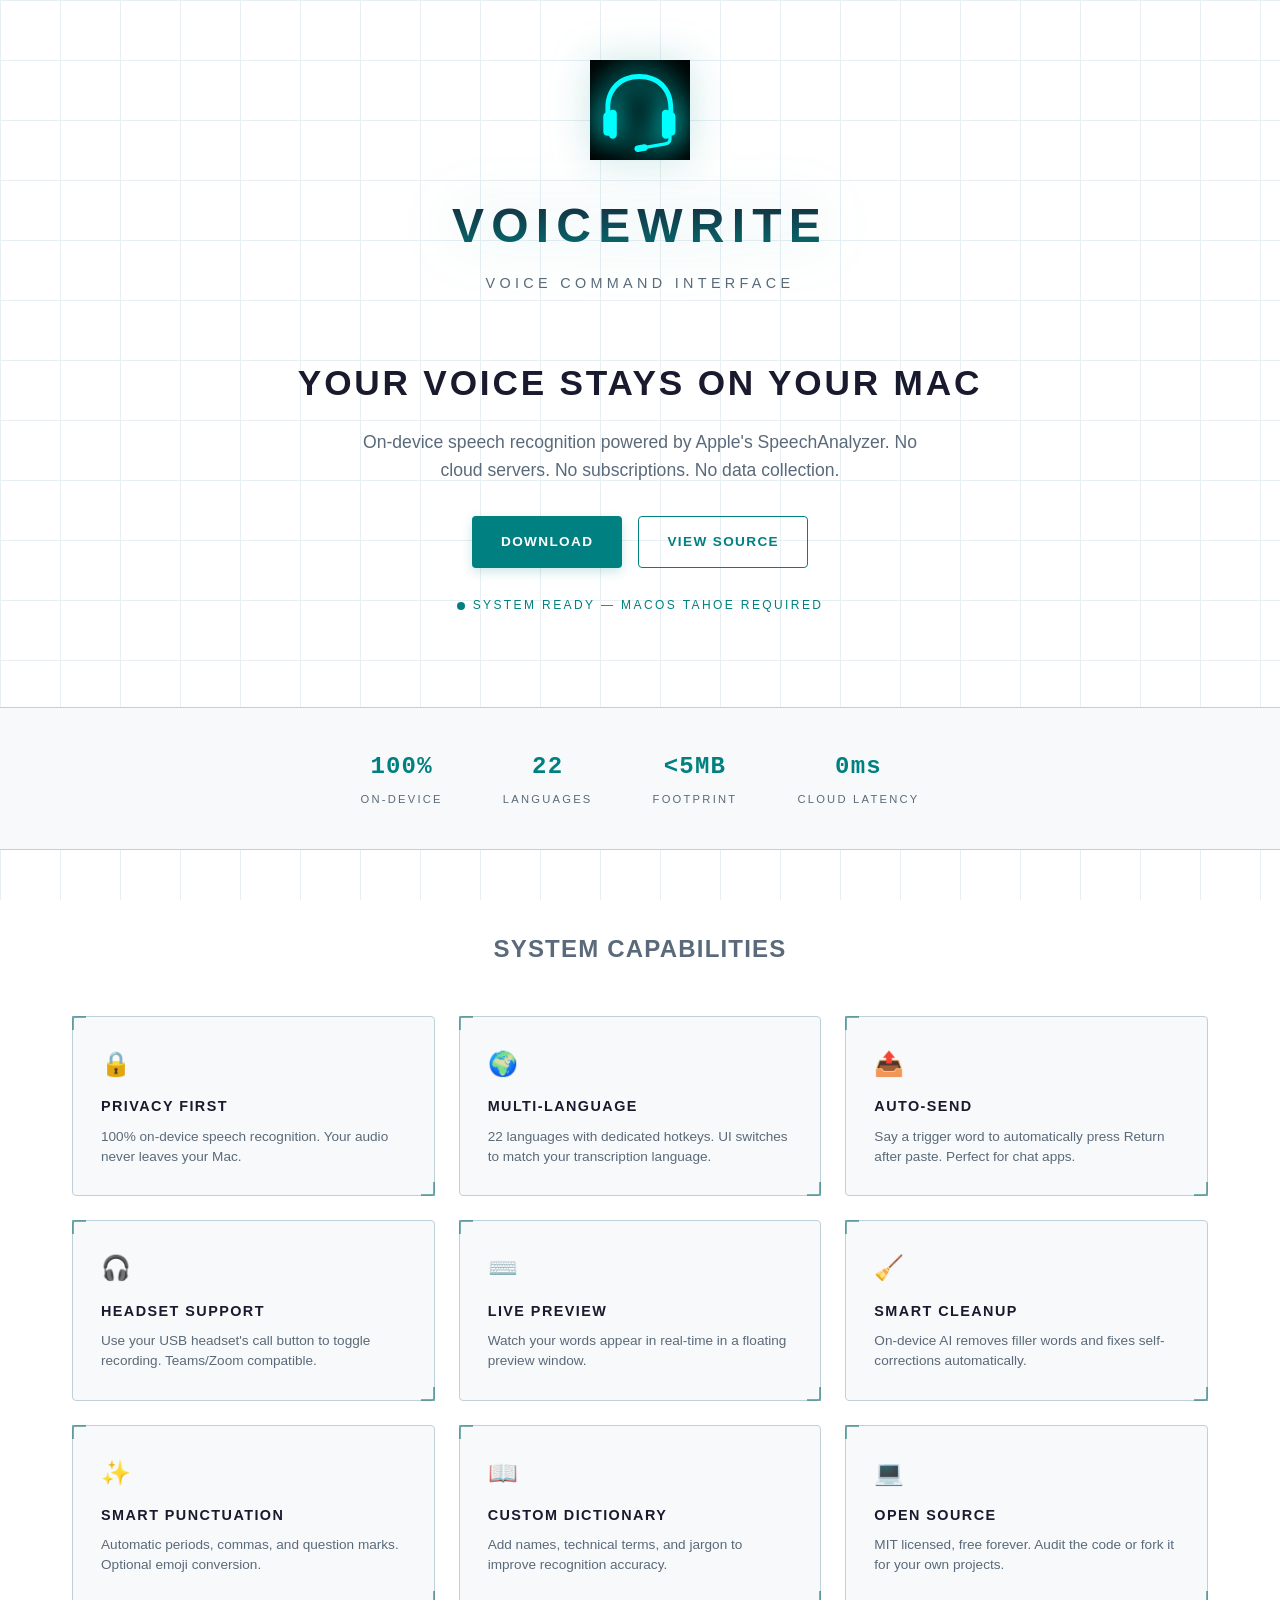
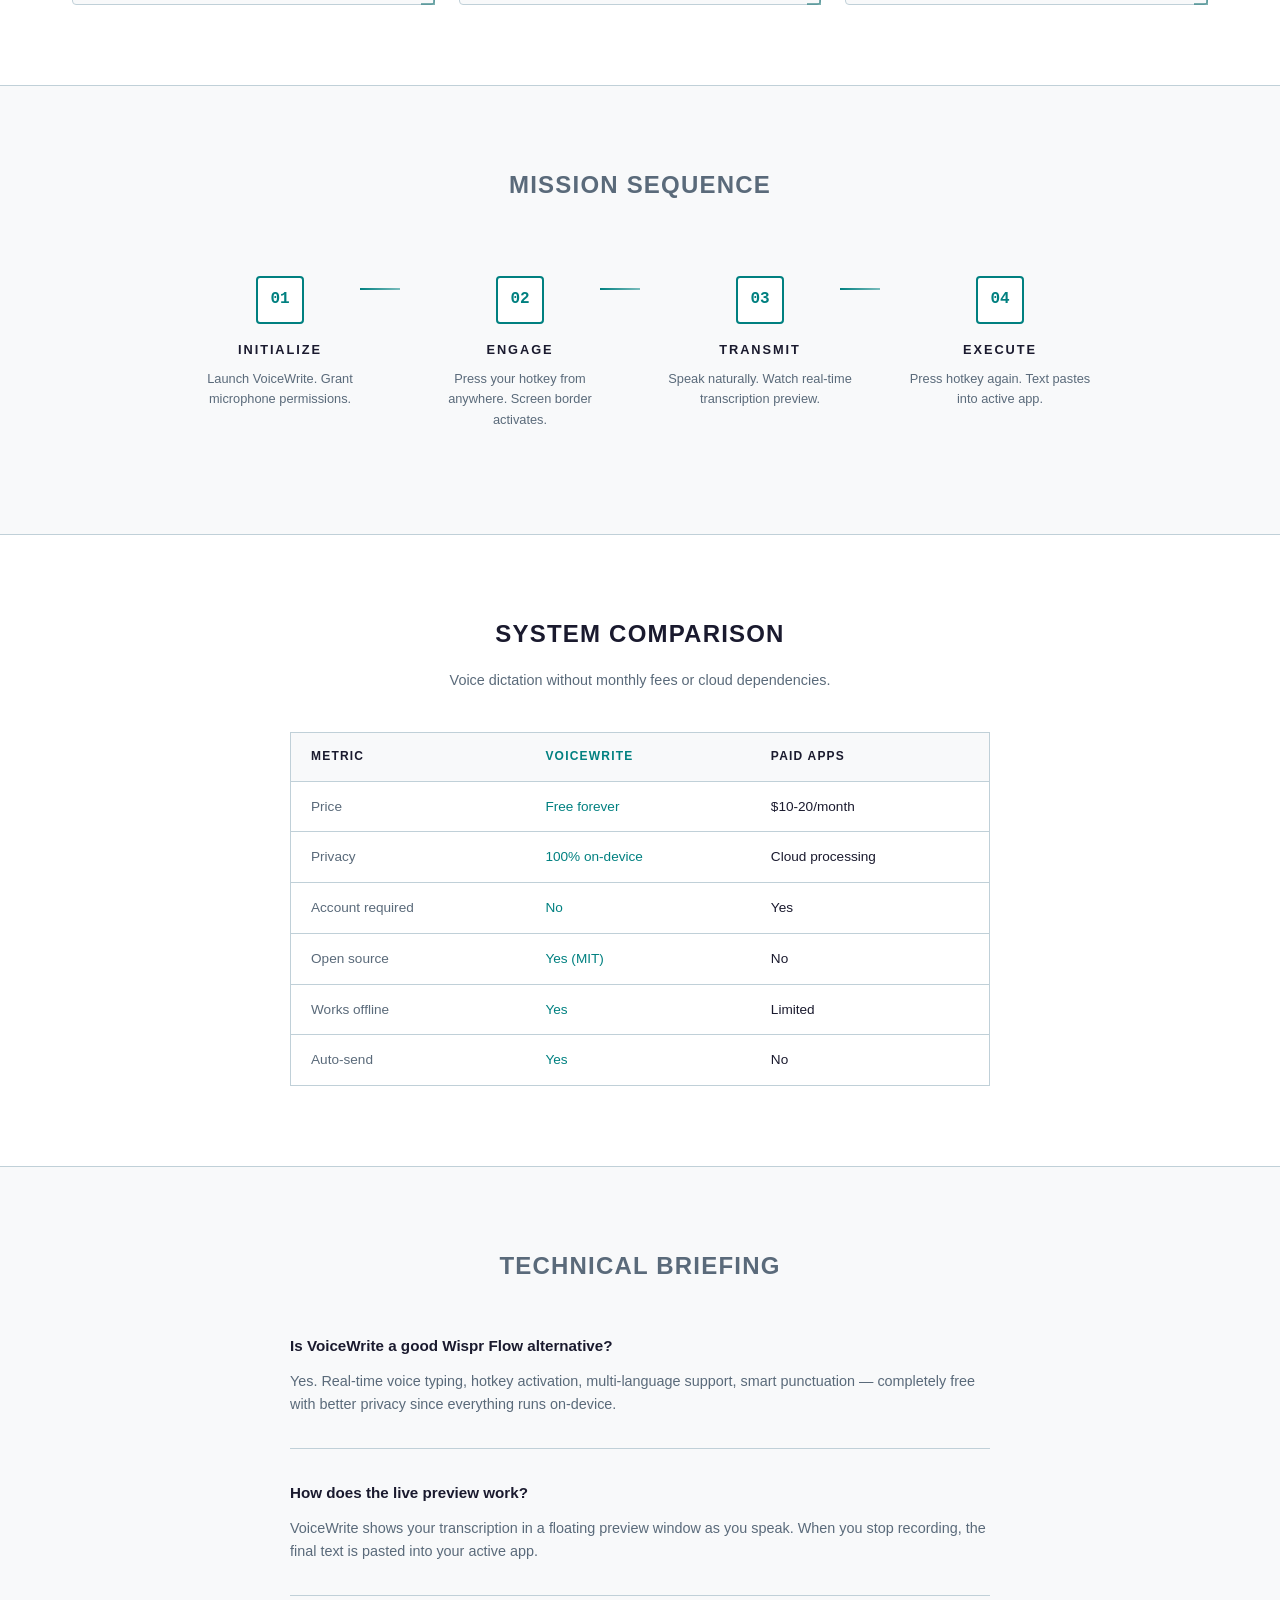
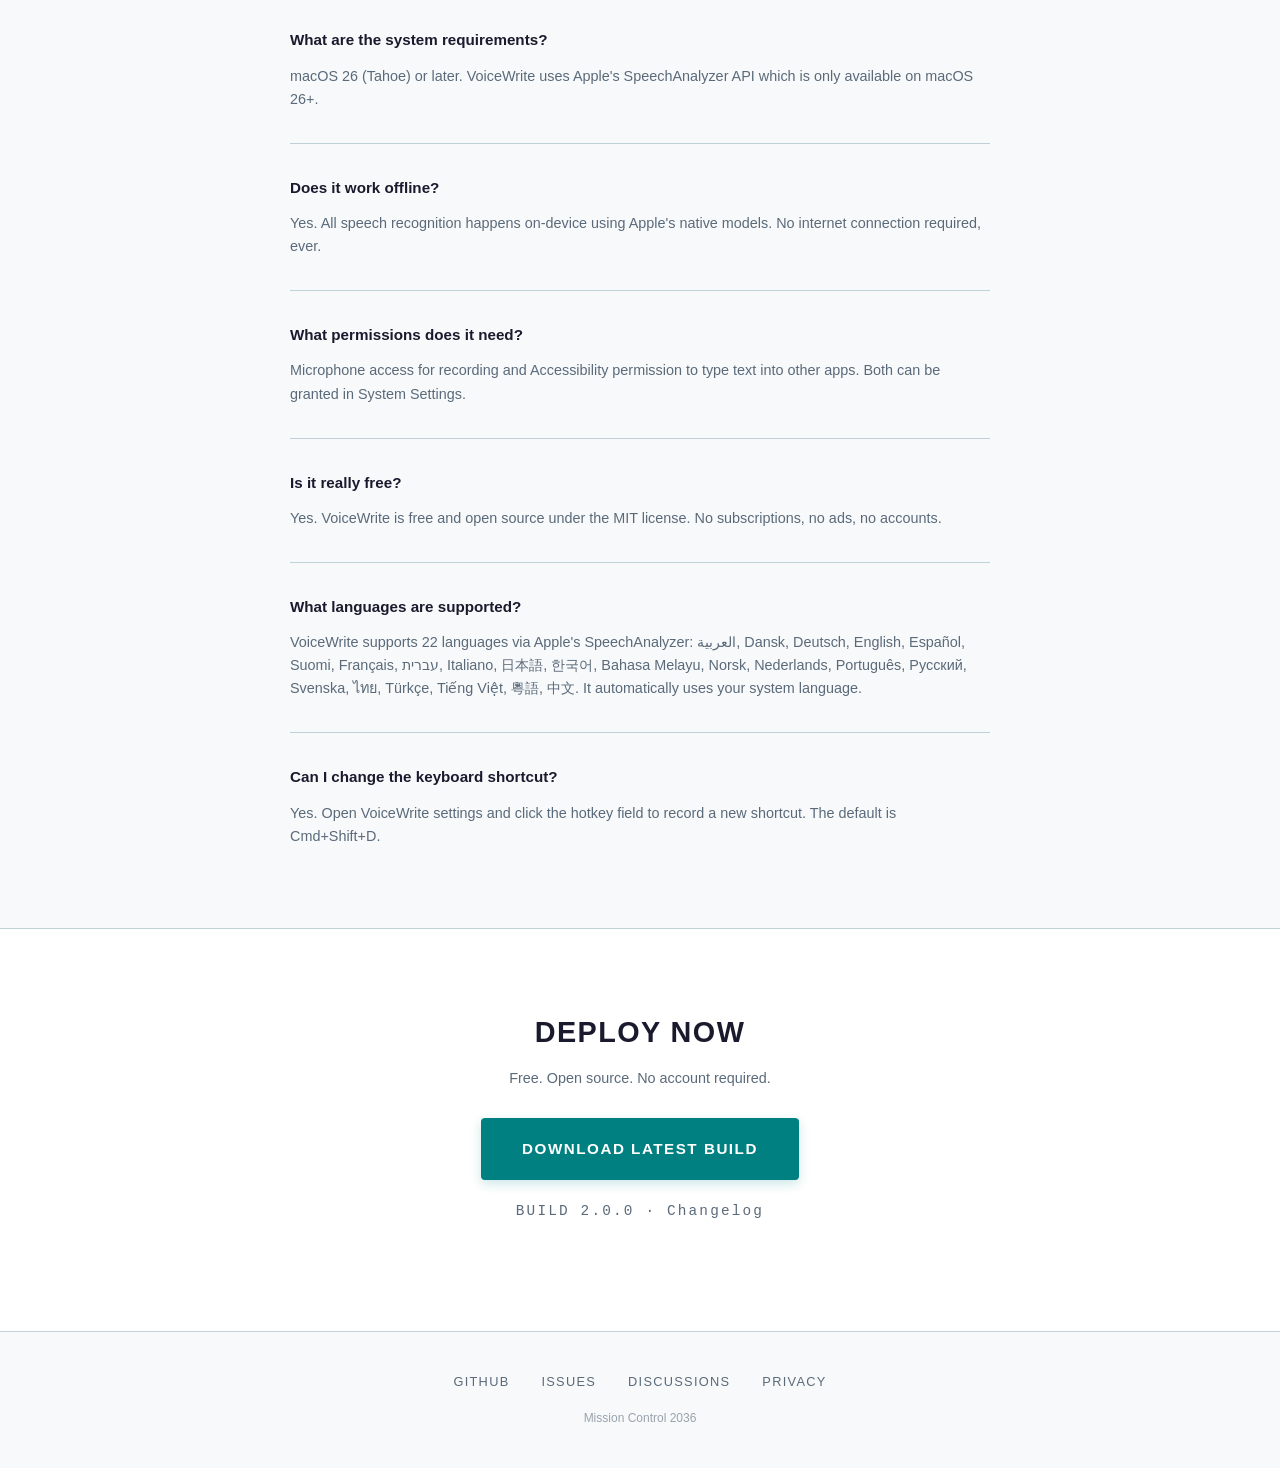
<file: docs/index.html>
<!DOCTYPE html>
<html lang="en">
<head>
    <meta charset="UTF-8">
    <meta name="viewport" content="width=device-width, initial-scale=1.0">
    <title>VoiceWrite - Voice Command Interface for macOS</title>
    <meta name="description" content="Free voice dictation app for Mac with 100% on-device processing. No subscription, no cloud. The best open-source Wispr Flow alternative.">
    <meta name="keywords" content="voice to text mac, speech to text macos, mac dictation app, voice typing mac, wispr flow alternative, free voice dictation mac, offline voice to text mac, private dictation app">

    <!-- Open Graph -->
    <meta property="og:title" content="VoiceWrite - Voice Command Interface for macOS">
    <meta property="og:description" content="Free, open-source voice dictation for Mac. 100% on-device, no subscription.">
    <meta property="og:type" content="website">
    <meta property="og:url" content="https://leftouterjoins.github.io/voicewrite/">
    <meta property="og:image" content="https://leftouterjoins.github.io/voicewrite/assets/icon.png">

    <!-- Structured Data -->
    <script type="application/ld+json">
    {
        "@context": "https://schema.org",
        "@type": "SoftwareApplication",
        "name": "VoiceWrite",
        "applicationCategory": "UtilitiesApplication",
        "operatingSystem": "macOS 26.0+",
        "offers": {
            "@type": "Offer",
            "price": "0",
            "priceCurrency": "USD"
        },
        "description": "Free, open-source voice-to-text app for Mac with 100% on-device processing.",
        "downloadUrl": "https://github.com/leftouterjoins/voicewrite/releases/latest",
        "softwareVersion": "2.0.0"
    }
    </script>

    <link rel="stylesheet" href="assets/style.css">
    <link rel="icon" type="image/svg+xml" href="assets/icon.svg">
</head>
<body>
    <header>
        <div class="container">
            <img src="assets/icon.svg" alt="VoiceWrite" class="logo">
            <h1>VoiceWrite</h1>
            <p class="tagline">Voice Command Interface</p>
        </div>
    </header>

    <main>
        <section class="hero">
            <div class="container">
                <h2>Your Voice Stays On Your Mac</h2>
                <p>On-device speech recognition powered by Apple's SpeechAnalyzer. No cloud servers. No subscriptions. No data collection.</p>
                <div class="cta">
                    <a href="https://github.com/leftouterjoins/voicewrite/releases/latest" class="btn primary">Download</a>
                    <a href="https://github.com/leftouterjoins/voicewrite" class="btn secondary">View Source</a>
                </div>
                <p class="status">System Ready — macOS Tahoe Required</p>
            </div>
        </section>

        <section class="stats">
            <div class="container">
                <div class="stat">
                    <div class="stat-value">100%</div>
                    <div class="stat-label">On-Device</div>
                </div>
                <div class="stat">
                    <div class="stat-value">22</div>
                    <div class="stat-label">Languages</div>
                </div>
                <div class="stat">
                    <div class="stat-value">&lt;5MB</div>
                    <div class="stat-label">Footprint</div>
                </div>
                <div class="stat">
                    <div class="stat-value">0ms</div>
                    <div class="stat-label">Cloud Latency</div>
                </div>
            </div>
        </section>

        <section class="features">
            <div class="container">
                <h2>System Capabilities</h2>
                <div class="feature-grid">
                    <div class="feature">
                        <div class="feature-icon">🔒</div>
                        <h3>Privacy First</h3>
                        <p>100% on-device speech recognition. Your audio never leaves your Mac.</p>
                    </div>
                    <div class="feature">
                        <div class="feature-icon">🌍</div>
                        <h3>Multi-Language</h3>
                        <p>22 languages with dedicated hotkeys. UI switches to match your transcription language.</p>
                    </div>
                    <div class="feature">
                        <div class="feature-icon">📤</div>
                        <h3>Auto-Send</h3>
                        <p>Say a trigger word to automatically press Return after paste. Perfect for chat apps.</p>
                    </div>
                    <div class="feature">
                        <div class="feature-icon">🎧</div>
                        <h3>Headset Support</h3>
                        <p>Use your USB headset's call button to toggle recording. Teams/Zoom compatible.</p>
                    </div>
                    <div class="feature">
                        <div class="feature-icon">⌨️</div>
                        <h3>Live Preview</h3>
                        <p>Watch your words appear in real-time in a floating preview window.</p>
                    </div>
                    <div class="feature">
                        <div class="feature-icon">🧹</div>
                        <h3>Smart Cleanup</h3>
                        <p>On-device AI removes filler words and fixes self-corrections automatically.</p>
                    </div>
                    <div class="feature">
                        <div class="feature-icon">✨</div>
                        <h3>Smart Punctuation</h3>
                        <p>Automatic periods, commas, and question marks. Optional emoji conversion.</p>
                    </div>
                    <div class="feature">
                        <div class="feature-icon">📖</div>
                        <h3>Custom Dictionary</h3>
                        <p>Add names, technical terms, and jargon to improve recognition accuracy.</p>
                    </div>
                    <div class="feature">
                        <div class="feature-icon">💻</div>
                        <h3>Open Source</h3>
                        <p>MIT licensed, free forever. Audit the code or fork it for your own projects.</p>
                    </div>
                </div>
            </div>
        </section>

        <section class="how-it-works">
            <div class="container">
                <h2>Mission Sequence</h2>
                <div class="phases">
                    <div class="phase">
                        <div class="phase-number">01</div>
                        <h3>Initialize</h3>
                        <p>Launch VoiceWrite. Grant microphone permissions.</p>
                    </div>
                    <div class="phase">
                        <div class="phase-number">02</div>
                        <h3>Engage</h3>
                        <p>Press your hotkey from anywhere. Screen border activates.</p>
                    </div>
                    <div class="phase">
                        <div class="phase-number">03</div>
                        <h3>Transmit</h3>
                        <p>Speak naturally. Watch real-time transcription preview.</p>
                    </div>
                    <div class="phase">
                        <div class="phase-number">04</div>
                        <h3>Execute</h3>
                        <p>Press hotkey again. Text pastes into active app.</p>
                    </div>
                </div>
            </div>
        </section>

        <section class="comparison">
            <div class="container">
                <h2>System Comparison</h2>
                <p class="section-intro">Voice dictation without monthly fees or cloud dependencies.</p>
                <div class="comparison-table">
                    <table>
                        <thead>
                            <tr>
                                <th>Metric</th>
                                <th>VoiceWrite</th>
                                <th>Paid Apps</th>
                            </tr>
                        </thead>
                        <tbody>
                            <tr>
                                <td>Price</td>
                                <td><strong>Free forever</strong></td>
                                <td>$10-20/month</td>
                            </tr>
                            <tr>
                                <td>Privacy</td>
                                <td><strong>100% on-device</strong></td>
                                <td>Cloud processing</td>
                            </tr>
                            <tr>
                                <td>Account required</td>
                                <td><strong>No</strong></td>
                                <td>Yes</td>
                            </tr>
                            <tr>
                                <td>Open source</td>
                                <td><strong>Yes (MIT)</strong></td>
                                <td>No</td>
                            </tr>
                            <tr>
                                <td>Works offline</td>
                                <td><strong>Yes</strong></td>
                                <td>Limited</td>
                            </tr>
                            <tr>
                                <td>Auto-send</td>
                                <td><strong>Yes</strong></td>
                                <td>No</td>
                            </tr>
                        </tbody>
                    </table>
                </div>
            </div>
        </section>

        <section class="faq">
            <div class="container">
                <h2>Technical Briefing</h2>
                <div class="faq-list">
                    <div class="faq-item">
                        <h3>Is VoiceWrite a good Wispr Flow alternative?</h3>
                        <p>Yes. Real-time voice typing, hotkey activation, multi-language support, smart punctuation — completely free with better privacy since everything runs on-device.</p>
                    </div>
                    <div class="faq-item">
                        <h3>How does the live preview work?</h3>
                        <p>VoiceWrite shows your transcription in a floating preview window as you speak. When you stop recording, the final text is pasted into your active app.</p>
                    </div>
                    <div class="faq-item">
                        <h3>What are the system requirements?</h3>
                        <p>macOS 26 (Tahoe) or later. VoiceWrite uses Apple's SpeechAnalyzer API which is only available on macOS 26+.</p>
                    </div>
                    <div class="faq-item">
                        <h3>Does it work offline?</h3>
                        <p>Yes. All speech recognition happens on-device using Apple's native models. No internet connection required, ever.</p>
                    </div>
                    <div class="faq-item">
                        <h3>What permissions does it need?</h3>
                        <p>Microphone access for recording and Accessibility permission to type text into other apps. Both can be granted in System Settings.</p>
                    </div>
                    <div class="faq-item">
                        <h3>Is it really free?</h3>
                        <p>Yes. VoiceWrite is free and open source under the MIT license. No subscriptions, no ads, no accounts.</p>
                    </div>
                    <div class="faq-item">
                        <h3>What languages are supported?</h3>
                        <p>VoiceWrite supports 22 languages via Apple's SpeechAnalyzer: العربية, Dansk, Deutsch, English, Español, Suomi, Français, עברית, Italiano, 日本語, 한국어, Bahasa Melayu, Norsk, Nederlands, Português, Русский, Svenska, ไทย, Türkçe, Tiếng Việt, 粵語, 中文. It automatically uses your system language.</p>
                    </div>
                    <div class="faq-item">
                        <h3>Can I change the keyboard shortcut?</h3>
                        <p>Yes. Open VoiceWrite settings and click the hotkey field to record a new shortcut. The default is Cmd+Shift+D.</p>
                    </div>
                </div>
            </div>
        </section>

        <section class="download" id="download">
            <div class="container">
                <h2>Deploy Now</h2>
                <p>Free. Open source. No account required.</p>
                <a href="https://github.com/leftouterjoins/voicewrite/releases/latest" class="btn primary large">Download Latest Build</a>
                <p class="version">BUILD 2.0.0 · <a href="https://github.com/leftouterjoins/voicewrite/blob/master/CHANGELOG.md">Changelog</a></p>
            </div>
        </section>
    </main>

    <footer>
        <div class="container">
            <div class="footer-links">
                <a href="https://github.com/leftouterjoins/voicewrite">GitHub</a>
                <a href="https://github.com/leftouterjoins/voicewrite/issues">Issues</a>
                <a href="https://github.com/leftouterjoins/voicewrite/discussions">Discussions</a>
                <a href="privacy.html">Privacy</a>
            </div>
            <p class="copyright">Mission Control 2036</p>
        </div>
    </footer>
</body>
</html>
</file>
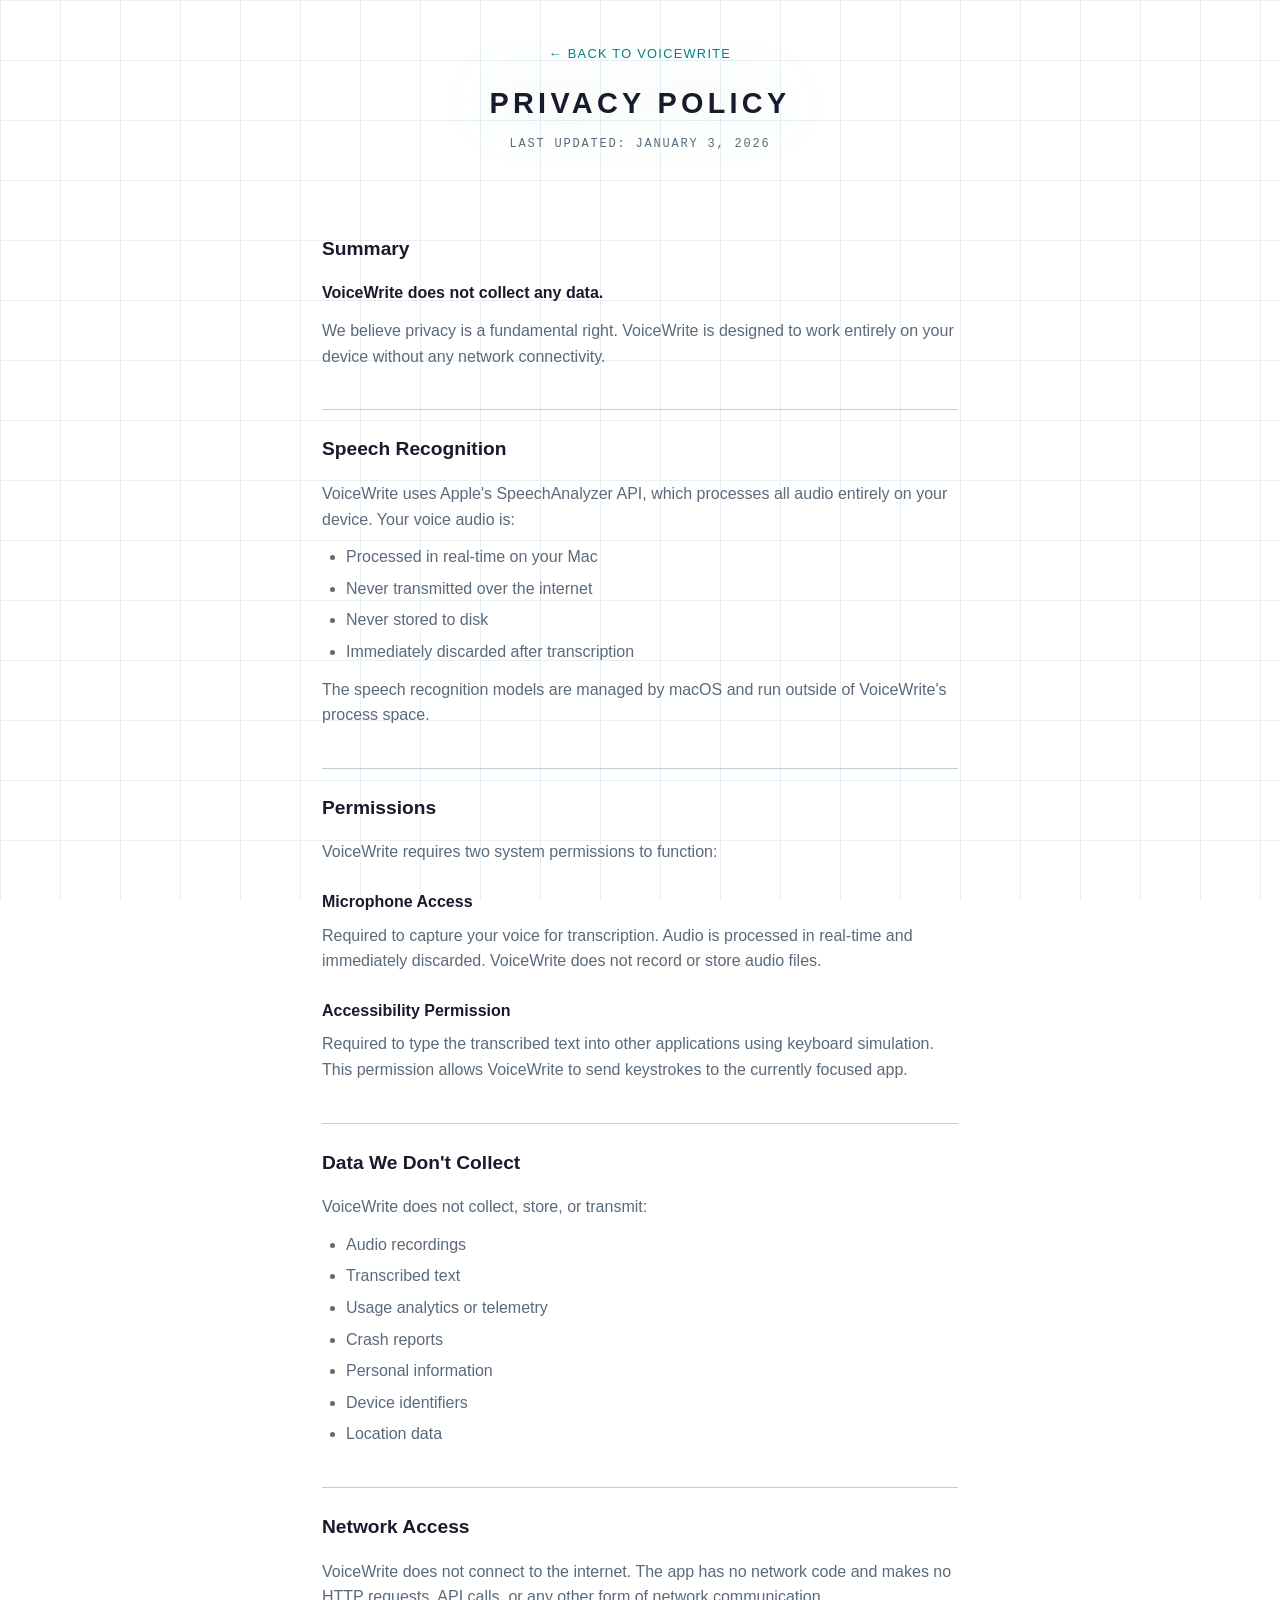
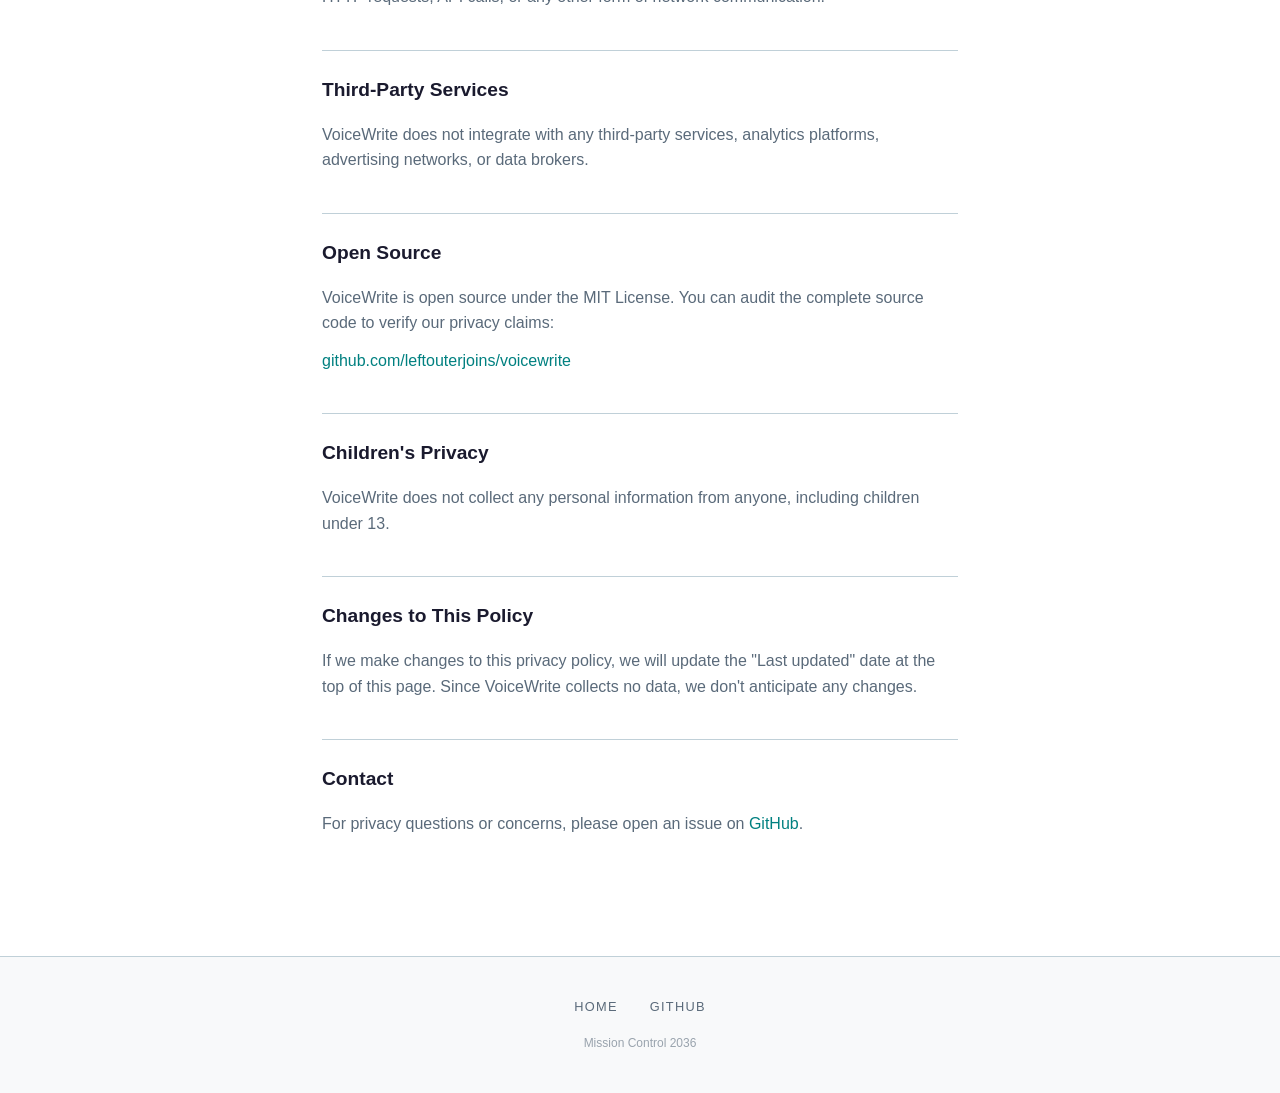
<file: docs/privacy.html>
<!DOCTYPE html>
<html lang="en">
<head>
    <meta charset="UTF-8">
    <meta name="viewport" content="width=device-width, initial-scale=1.0">
    <title>Privacy Policy - VoiceWrite</title>
    <meta name="description" content="VoiceWrite privacy policy. We don't collect any data.">
    <link rel="stylesheet" href="assets/style.css">
    <link rel="icon" type="image/svg+xml" href="assets/icon.svg">
</head>
<body>
    <header class="compact">
        <div class="container">
            <a href="index.html" class="back-link">&larr; Back to VoiceWrite</a>
            <h1>Privacy Policy</h1>
            <p class="date">Last updated: January 3, 2026</p>
        </div>
    </header>

    <main class="prose">
        <div class="container">
            <section>
                <h2>Summary</h2>
                <p><strong>VoiceWrite does not collect any data.</strong></p>
                <p>We believe privacy is a fundamental right. VoiceWrite is designed to work entirely on your device without any network connectivity.</p>
            </section>

            <section>
                <h2>Speech Recognition</h2>
                <p>VoiceWrite uses Apple's SpeechAnalyzer API, which processes all audio entirely on your device. Your voice audio is:</p>
                <ul>
                    <li>Processed in real-time on your Mac</li>
                    <li>Never transmitted over the internet</li>
                    <li>Never stored to disk</li>
                    <li>Immediately discarded after transcription</li>
                </ul>
                <p>The speech recognition models are managed by macOS and run outside of VoiceWrite's process space.</p>
            </section>

            <section>
                <h2>Permissions</h2>
                <p>VoiceWrite requires two system permissions to function:</p>

                <h3>Microphone Access</h3>
                <p>Required to capture your voice for transcription. Audio is processed in real-time and immediately discarded. VoiceWrite does not record or store audio files.</p>

                <h3>Accessibility Permission</h3>
                <p>Required to type the transcribed text into other applications using keyboard simulation. This permission allows VoiceWrite to send keystrokes to the currently focused app.</p>
            </section>

            <section>
                <h2>Data We Don't Collect</h2>
                <p>VoiceWrite does not collect, store, or transmit:</p>
                <ul>
                    <li>Audio recordings</li>
                    <li>Transcribed text</li>
                    <li>Usage analytics or telemetry</li>
                    <li>Crash reports</li>
                    <li>Personal information</li>
                    <li>Device identifiers</li>
                    <li>Location data</li>
                </ul>
            </section>

            <section>
                <h2>Network Access</h2>
                <p>VoiceWrite does not connect to the internet. The app has no network code and makes no HTTP requests, API calls, or any other form of network communication.</p>
            </section>

            <section>
                <h2>Third-Party Services</h2>
                <p>VoiceWrite does not integrate with any third-party services, analytics platforms, advertising networks, or data brokers.</p>
            </section>

            <section>
                <h2>Open Source</h2>
                <p>VoiceWrite is open source under the MIT License. You can audit the complete source code to verify our privacy claims:</p>
                <p><a href="https://github.com/leftouterjoins/voicewrite">github.com/leftouterjoins/voicewrite</a></p>
            </section>

            <section>
                <h2>Children's Privacy</h2>
                <p>VoiceWrite does not collect any personal information from anyone, including children under 13.</p>
            </section>

            <section>
                <h2>Changes to This Policy</h2>
                <p>If we make changes to this privacy policy, we will update the "Last updated" date at the top of this page. Since VoiceWrite collects no data, we don't anticipate any changes.</p>
            </section>

            <section>
                <h2>Contact</h2>
                <p>For privacy questions or concerns, please open an issue on <a href="https://github.com/leftouterjoins/voicewrite/issues">GitHub</a>.</p>
            </section>
        </div>
    </main>

    <footer>
        <div class="container">
            <div class="footer-links">
                <a href="index.html">Home</a>
                <a href="https://github.com/leftouterjoins/voicewrite">GitHub</a>
            </div>
            <p class="copyright">Mission Control 2036</p>
        </div>
    </footer>
</body>
</html>
</file>
<file: docs/assets/style.css>
/* VoiceWrite - NASA Mission Control 2036 */

:root {
    --black: #000000;
    --void: #050508;
    --surface: #0a0f14;
    --grid: #1a3a4a;
    --border: #1a2a3a;
    --cyan: #00ffff;
    --cyan-dim: #00aaaa;
    --cyan-glow: rgba(0, 255, 255, 0.3);
    --red: #ff3366;
    --white: #ffffff;
    --gray: #66788a;
    --max-width: 1200px;
}

* {
    margin: 0;
    padding: 0;
    box-sizing: border-box;
}

body {
    font-family: -apple-system, BlinkMacSystemFont, "SF Pro Text", "Segoe UI", Roboto, sans-serif;
    background: var(--black);
    color: var(--white);
    line-height: 1.6;
    min-height: 100vh;
}

/* Grid background */
body::before {
    content: '';
    position: fixed;
    inset: 0;
    background:
        linear-gradient(var(--grid) 1px, transparent 1px),
        linear-gradient(90deg, var(--grid) 1px, transparent 1px);
    background-size: 60px 60px;
    pointer-events: none;
    opacity: 0.6;
    z-index: -1;
}

.container {
    max-width: var(--max-width);
    margin: 0 auto;
    padding: 0 32px;
}

/* Typography */
h1, h2, h3 {
    font-weight: 600;
    letter-spacing: 0.05em;
    text-transform: uppercase;
}

/* Header */
header {
    padding: 60px 0 20px;
    text-align: center;
}

header .logo {
    width: 100px;
    height: 100px;
    margin-bottom: 20px;
    filter: drop-shadow(0 0 20px var(--cyan-glow));
}

header h1 {
    font-size: 3rem;
    font-weight: 700;
    letter-spacing: 0.15em;
    margin-bottom: 8px;
    background: linear-gradient(180deg, var(--white) 0%, var(--cyan) 100%);
    -webkit-background-clip: text;
    -webkit-text-fill-color: transparent;
    background-clip: text;
    filter: drop-shadow(0 0 30px var(--cyan-glow));
}

header .tagline {
    font-size: 0.9rem;
    color: var(--gray);
    letter-spacing: 0.3em;
    text-transform: uppercase;
}

/* Buttons */
.btn {
    display: inline-block;
    padding: 14px 28px;
    border-radius: 4px;
    text-decoration: none;
    font-weight: 600;
    font-size: 0.85rem;
    letter-spacing: 0.1em;
    text-transform: uppercase;
    transition: all 0.3s ease;
    border: 1px solid transparent;
}

.btn.primary {
    background: var(--cyan);
    color: var(--black);
    box-shadow: 0 0 20px var(--cyan-glow), inset 0 0 20px rgba(255,255,255,0.1);
}

.btn.primary:hover {
    box-shadow: 0 0 40px var(--cyan-glow), inset 0 0 20px rgba(255,255,255,0.2);
    transform: translateY(-2px);
}

.btn.secondary {
    background: transparent;
    color: var(--cyan);
    border-color: var(--cyan);
}

.btn.secondary:hover {
    background: rgba(0, 255, 255, 0.1);
    box-shadow: 0 0 20px var(--cyan-glow);
}

.btn.large {
    padding: 18px 40px;
    font-size: 0.95rem;
}

/* Hero Section */
.hero {
    padding: 40px 0 60px;
    text-align: center;
}

.hero h2 {
    font-size: 2.2rem;
    font-weight: 600;
    margin-bottom: 16px;
    letter-spacing: 0.08em;
}

.hero p {
    font-size: 1.1rem;
    color: var(--gray);
    margin-bottom: 32px;
    max-width: 600px;
    margin-left: auto;
    margin-right: auto;
}

.hero .cta {
    display: flex;
    gap: 16px;
    justify-content: center;
    flex-wrap: wrap;
    margin-bottom: 24px;
}

.hero .status {
    display: inline-flex;
    align-items: center;
    gap: 8px;
    font-size: 0.75rem;
    color: var(--cyan);
    letter-spacing: 0.2em;
    text-transform: uppercase;
}

.hero .status::before {
    content: '';
    width: 8px;
    height: 8px;
    background: var(--cyan);
    border-radius: 50%;
    animation: pulse 2s ease-in-out infinite;
}

@keyframes pulse {
    0%, 100% { opacity: 1; box-shadow: 0 0 10px var(--cyan); }
    50% { opacity: 0.5; box-shadow: 0 0 5px var(--cyan); }
}

/* Stats Bar */
.stats {
    padding: 40px 0;
    border-top: 1px solid var(--border);
    border-bottom: 1px solid var(--border);
    background: var(--void);
}

.stats .container {
    display: flex;
    justify-content: center;
    gap: 60px;
    flex-wrap: wrap;
}

.stat {
    text-align: center;
}

.stat-value {
    font-size: 1.5rem;
    font-weight: 700;
    color: var(--cyan);
    letter-spacing: 0.05em;
    font-family: "SF Mono", Monaco, monospace;
}

.stat-label {
    font-size: 0.7rem;
    color: var(--gray);
    letter-spacing: 0.2em;
    text-transform: uppercase;
    margin-top: 4px;
}

/* Features Section */
.features {
    padding: 80px 0;
}

.features h2 {
    text-align: center;
    font-size: 1.5rem;
    margin-bottom: 48px;
    color: var(--gray);
}

.feature-grid {
    display: grid;
    grid-template-columns: repeat(3, 1fr);
    gap: 24px;
}

.feature {
    padding: 28px;
    background: var(--surface);
    border: 1px solid var(--border);
    border-radius: 4px;
    position: relative;
    transition: all 0.3s ease;
}

.feature::before,
.feature::after {
    content: '';
    position: absolute;
    width: 12px;
    height: 12px;
    border-color: var(--cyan-dim);
    border-style: solid;
    opacity: 0.5;
    transition: opacity 0.3s ease;
}

.feature::before {
    top: -1px;
    left: -1px;
    border-width: 2px 0 0 2px;
}

.feature::after {
    bottom: -1px;
    right: -1px;
    border-width: 0 2px 2px 0;
}

.feature:hover {
    border-color: var(--cyan-dim);
    box-shadow: 0 0 30px rgba(0, 255, 255, 0.1);
}

.feature:hover::before,
.feature:hover::after {
    opacity: 1;
    border-color: var(--cyan);
}

.feature-icon {
    font-size: 1.5rem;
    margin-bottom: 12px;
}

.feature h3 {
    font-size: 0.9rem;
    margin-bottom: 8px;
    letter-spacing: 0.1em;
}

.feature p {
    color: var(--gray);
    font-size: 0.85rem;
    line-height: 1.5;
}

/* How It Works */
.how-it-works {
    padding: 80px 0;
    background: var(--void);
    border-top: 1px solid var(--border);
    border-bottom: 1px solid var(--border);
}

.how-it-works h2 {
    text-align: center;
    font-size: 1.5rem;
    margin-bottom: 48px;
    color: var(--gray);
}

.phases {
    display: flex;
    justify-content: center;
    gap: 0;
    position: relative;
}

.phase {
    flex: 1;
    max-width: 240px;
    text-align: center;
    padding: 24px;
    position: relative;
}

.phase::after {
    content: '';
    position: absolute;
    top: 36px;
    right: -40px;
    width: 80px;
    height: 2px;
    background: linear-gradient(90deg, var(--cyan), transparent);
}

.phase:last-child::after {
    display: none;
}

.phase-number {
    width: 48px;
    height: 48px;
    background: var(--surface);
    border: 2px solid var(--cyan);
    border-radius: 4px;
    display: flex;
    align-items: center;
    justify-content: center;
    font-size: 1rem;
    font-weight: 700;
    color: var(--cyan);
    margin: 0 auto 16px;
    font-family: "SF Mono", Monaco, monospace;
}

.phase h3 {
    font-size: 0.8rem;
    margin-bottom: 8px;
    letter-spacing: 0.15em;
}

.phase p {
    color: var(--gray);
    font-size: 0.8rem;
}

/* Comparison Section */
.comparison {
    padding: 80px 0;
}

.comparison h2 {
    text-align: center;
    font-size: 1.5rem;
    margin-bottom: 16px;
}

.comparison .section-intro {
    text-align: center;
    color: var(--gray);
    max-width: 500px;
    margin: 0 auto 40px;
    font-size: 0.9rem;
}

.comparison-table {
    max-width: 700px;
    margin: 0 auto;
    overflow-x: auto;
}

.comparison-table table {
    width: 100%;
    border-collapse: collapse;
    background: var(--surface);
    border: 1px solid var(--border);
}

.comparison-table th,
.comparison-table td {
    padding: 14px 20px;
    text-align: left;
    border-bottom: 1px solid var(--border);
    font-size: 0.85rem;
}

.comparison-table th {
    background: var(--void);
    font-weight: 600;
    letter-spacing: 0.1em;
    text-transform: uppercase;
    font-size: 0.75rem;
}

.comparison-table th:nth-child(2) {
    color: var(--cyan);
}

.comparison-table tr:last-child td {
    border-bottom: none;
}

.comparison-table td:first-child {
    color: var(--gray);
}

.comparison-table td strong {
    color: var(--cyan);
    font-weight: 500;
}

/* FAQ Section */
.faq {
    padding: 80px 0;
    background: var(--void);
    border-top: 1px solid var(--border);
}

.faq h2 {
    text-align: center;
    font-size: 1.5rem;
    margin-bottom: 48px;
    color: var(--gray);
}

.faq-list {
    max-width: 700px;
    margin: 0 auto;
}

.faq-item {
    margin-bottom: 32px;
    padding-bottom: 32px;
    border-bottom: 1px solid var(--border);
}

.faq-item:last-child {
    border-bottom: none;
    margin-bottom: 0;
    padding-bottom: 0;
}

.faq-item h3 {
    font-size: 0.95rem;
    margin-bottom: 12px;
    text-transform: none;
    letter-spacing: 0;
}

.faq-item p {
    color: var(--gray);
    font-size: 0.9rem;
}

/* Download Section */
.download {
    padding: 80px 0;
    text-align: center;
    border-top: 1px solid var(--border);
}

.download h2 {
    font-size: 1.8rem;
    margin-bottom: 12px;
}

.download > .container > p {
    color: var(--gray);
    margin-bottom: 28px;
    font-size: 0.9rem;
}

.download .version {
    font-size: 0.75rem;
    color: var(--gray);
    margin-top: 20px;
    letter-spacing: 0.15em;
    font-family: "SF Mono", Monaco, monospace;
}

.download .version a {
    color: var(--gray);
    text-decoration: none;
}

.download .version a:hover {
    color: var(--cyan);
}

/* Footer */
footer {
    padding: 40px 0;
    border-top: 1px solid var(--border);
}

footer .container {
    text-align: center;
}

.footer-links {
    display: flex;
    justify-content: center;
    gap: 32px;
    margin-bottom: 16px;
}

.footer-links a {
    color: var(--gray);
    text-decoration: none;
    font-size: 0.8rem;
    letter-spacing: 0.1em;
    text-transform: uppercase;
    transition: color 0.2s ease;
}

.footer-links a:hover {
    color: var(--cyan);
}

.copyright {
    color: var(--gray);
    font-size: 0.75rem;
    opacity: 0.6;
}

/* Compact Header (Privacy/Subpages) */
header.compact {
    padding: 40px 0;
}

header.compact h1 {
    font-size: 1.8rem;
    background: none;
    -webkit-text-fill-color: var(--white);
}

header.compact .back-link {
    display: inline-block;
    color: var(--cyan);
    text-decoration: none;
    font-size: 0.8rem;
    letter-spacing: 0.1em;
    text-transform: uppercase;
    margin-bottom: 16px;
    transition: opacity 0.2s ease;
}

header.compact .back-link:hover {
    opacity: 0.7;
}

header.compact .date {
    color: var(--gray);
    font-size: 0.75rem;
    letter-spacing: 0.15em;
    text-transform: uppercase;
    font-family: "SF Mono", Monaco, monospace;
    margin-top: 8px;
}

/* Prose (Privacy Policy) */
.prose {
    padding: 40px 0 80px;
}

.prose .container {
    max-width: 700px;
}

.prose section {
    margin-bottom: 40px;
}

.prose h2 {
    font-size: 1.2rem;
    margin-bottom: 16px;
    padding-top: 24px;
    border-top: 1px solid var(--border);
    text-transform: none;
    letter-spacing: 0;
}

.prose section:first-child h2 {
    border-top: none;
    padding-top: 0;
}

.prose h3 {
    font-size: 1rem;
    margin: 24px 0 8px;
    text-transform: none;
    letter-spacing: 0;
}

.prose p {
    color: var(--gray);
    margin-bottom: 12px;
}

.prose ul {
    color: var(--gray);
    margin-left: 24px;
    margin-bottom: 12px;
}

.prose li {
    margin-bottom: 6px;
}

.prose a {
    color: var(--cyan);
    text-decoration: none;
}

.prose a:hover {
    text-decoration: underline;
}

.prose strong {
    color: var(--white);
}

/* Responsive */
@media (max-width: 900px) {
    .feature-grid {
        grid-template-columns: repeat(2, 1fr);
    }

    .phases {
        flex-wrap: wrap;
        gap: 24px;
    }

    .phase::after {
        display: none;
    }

    .stats .container {
        gap: 40px;
    }

    header h1 {
        font-size: 2.2rem;
    }
}

@media (max-width: 600px) {
    .container {
        padding: 0 20px;
    }

    header h1 {
        font-size: 1.8rem;
        letter-spacing: 0.1em;
    }

    .hero h2 {
        font-size: 1.5rem;
    }

    .feature-grid {
        grid-template-columns: 1fr;
    }

    .phases {
        flex-direction: column;
        align-items: center;
    }

    .phase {
        max-width: 100%;
    }

    .stats .container {
        flex-direction: column;
        gap: 24px;
    }

    .footer-links {
        flex-direction: column;
        gap: 12px;
    }
}

/* Light mode */
@media (prefers-color-scheme: light) {
    :root {
        --black: #ffffff;
        --void: #f8f9fa;
        --surface: #ffffff;
        --grid: #d0e0e8;
        --border: #c0d0d8;
        --cyan: #008080;
        --cyan-dim: #006666;
        --cyan-glow: rgba(0, 128, 128, 0.2);
        --white: #1a1a2e;
        --gray: #5a6a7a;
    }

    body::before {
        opacity: 0.5;
    }

    header h1 {
        background: linear-gradient(180deg, var(--white) 0%, var(--cyan) 100%);
        -webkit-background-clip: text;
        -webkit-text-fill-color: transparent;
        background-clip: text;
    }

    .btn.primary {
        background: var(--cyan);
        color: var(--black);
        box-shadow: 0 4px 12px var(--cyan-glow);
    }

    .btn.primary:hover {
        box-shadow: 0 6px 20px var(--cyan-glow);
    }

    .feature {
        background: var(--void);
        border-color: var(--border);
    }

    .phase {
        background: var(--void);
        border-color: var(--border);
    }

    .faq-item {
        background: var(--void);
        border-color: var(--border);
    }

    footer {
        background: var(--void);
        border-top-color: var(--border);
    }
}
</file>
